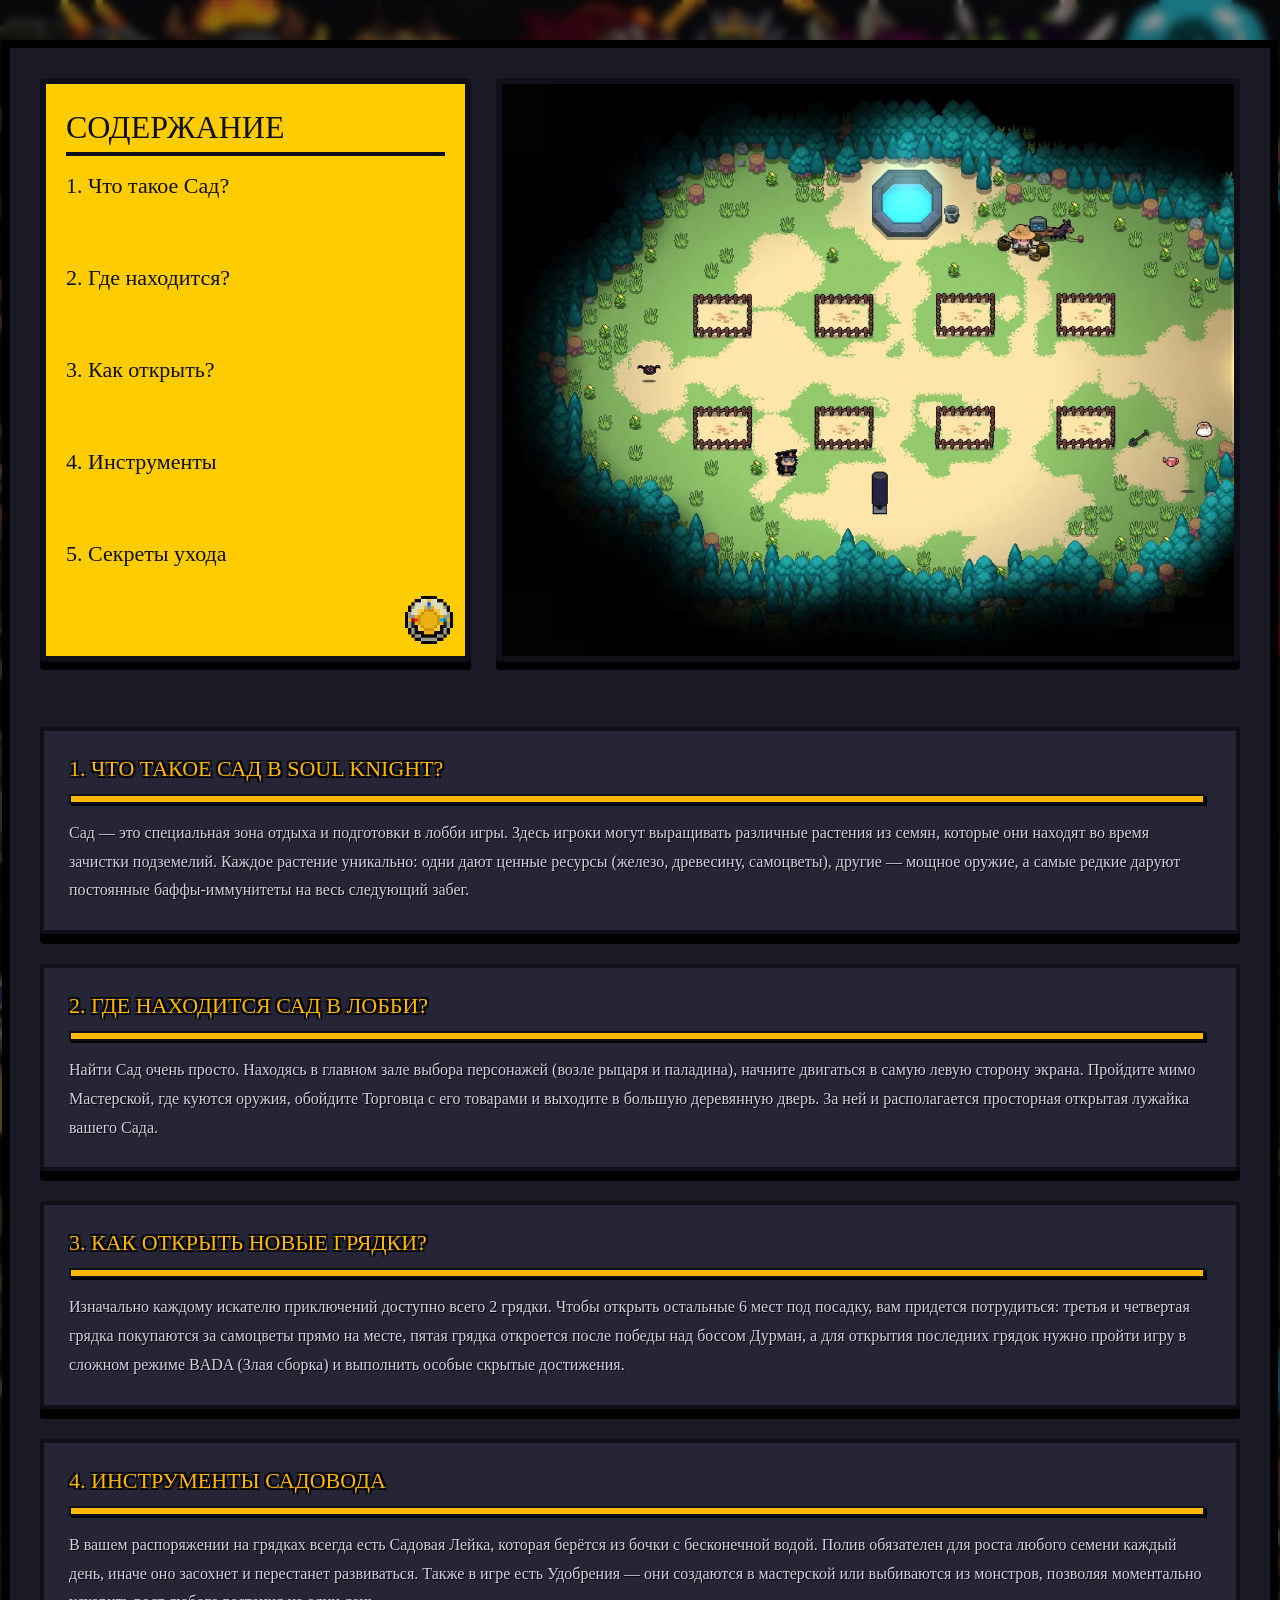
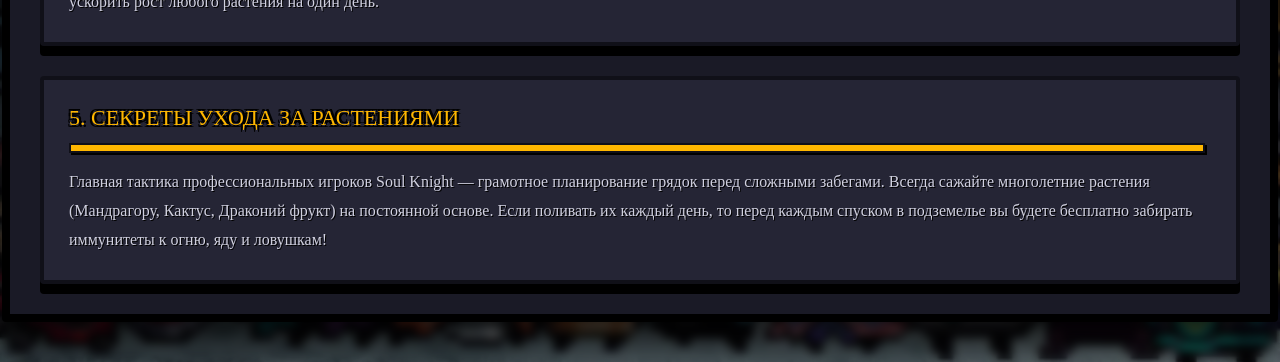
<file: index.html>
<!DOCTYPE html>
<html lang="ru">
<head>
    <meta charset="UTF-8">
    <!-- Робот мгновенно перекинет браузер на твою википедию -->
    <meta http-equiv="refresh" content="0; url=wiki_garden.html">
    <title>Загрузка Википедии Сада...</title>
</head>
<body>
    <p>Перенаправление на Сад... Если ничего не произошло, <a href="wiki_garden.html">нажмите сюда</a>.</p>
</body>
</html>
</file>
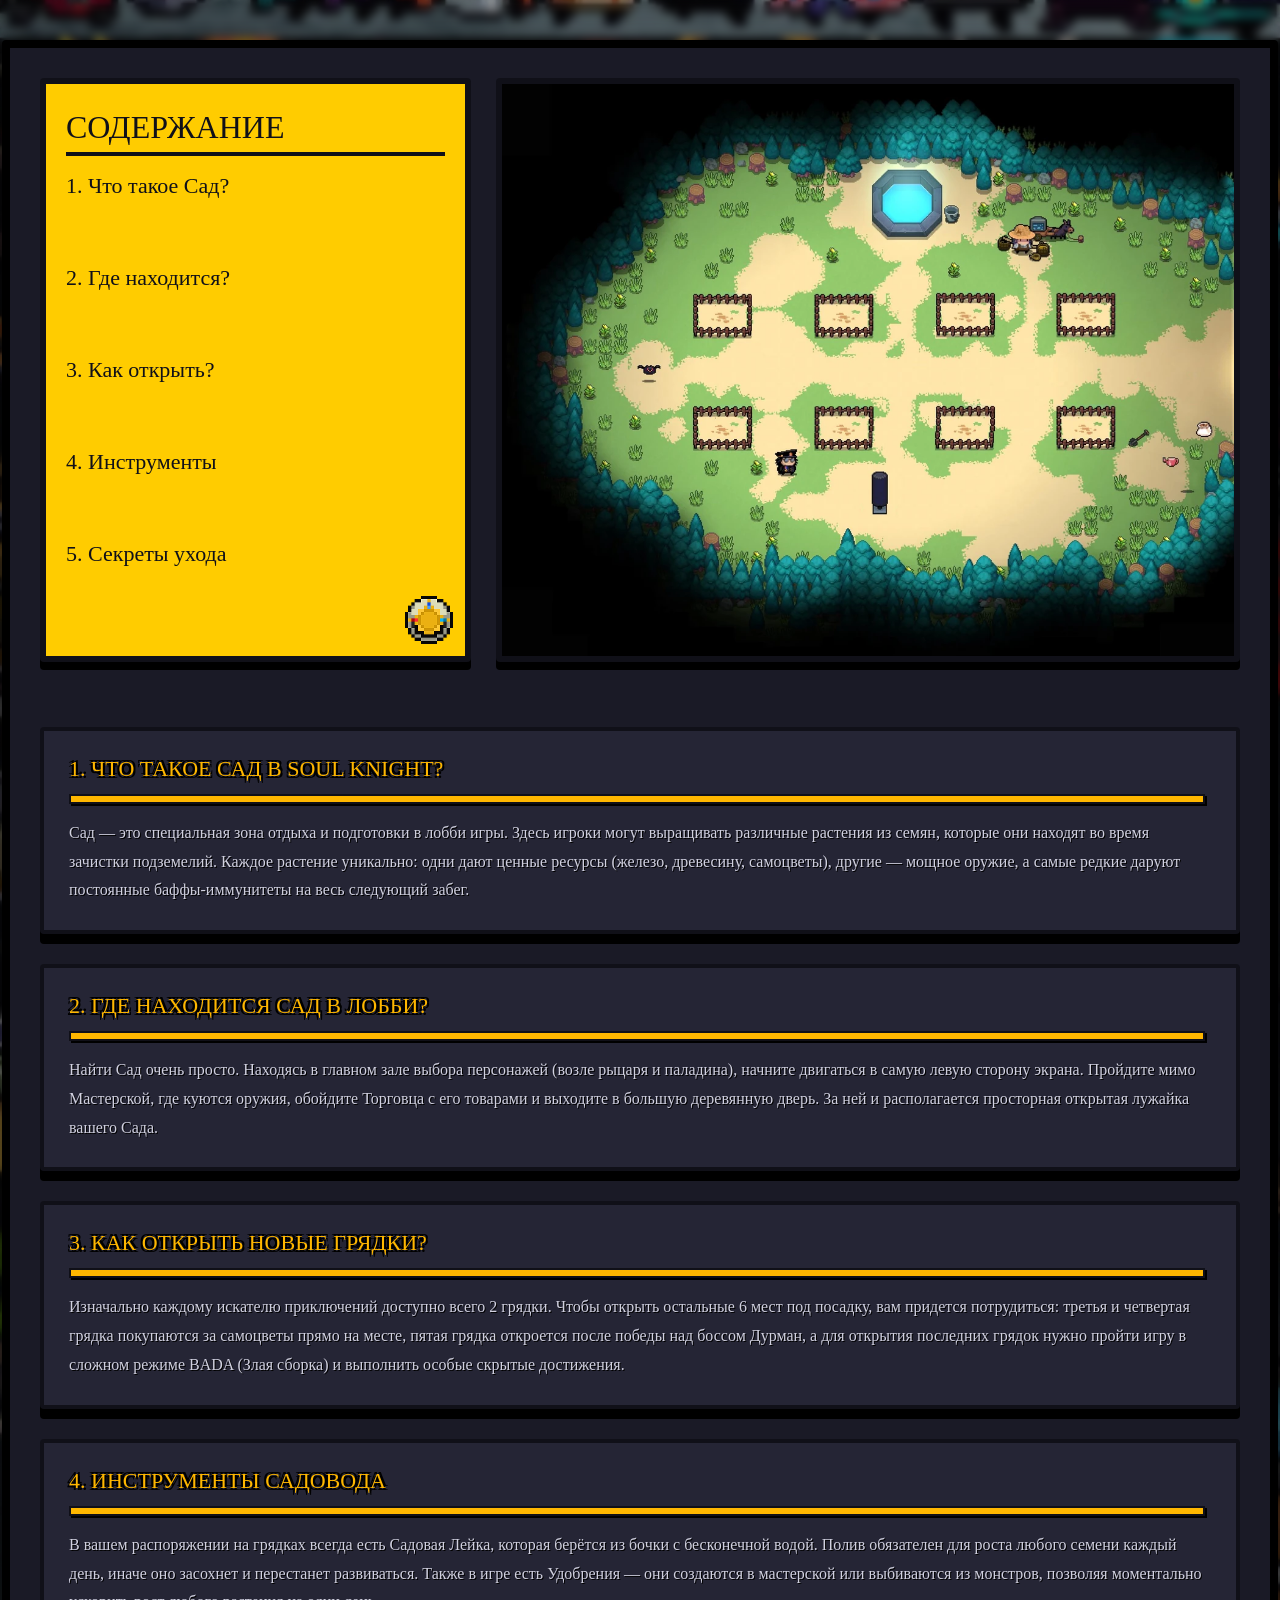
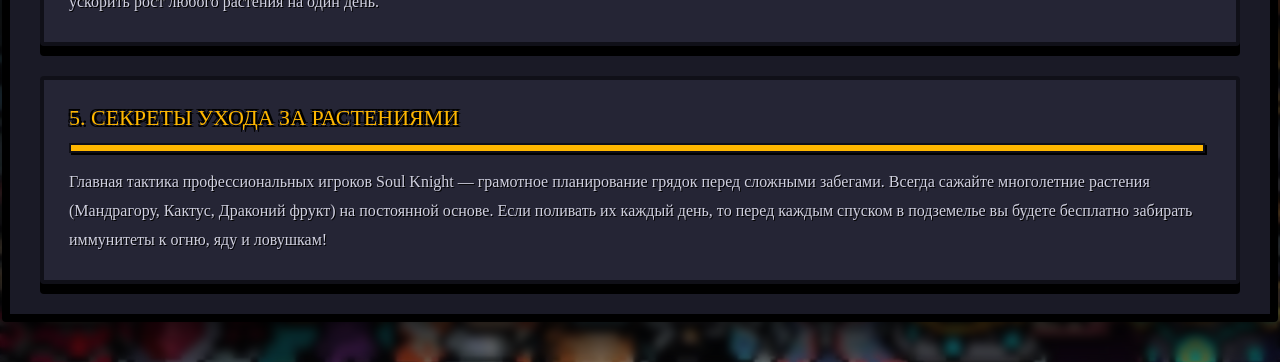
<file: garden_wiki.html>
<!DOCTYPE html>
<html lang="ru">
<head>
    <meta charset="UTF-8">
    <meta name="viewport" content="width=device-width, initial-scale=1.0">
    <title>Вики Сада Soul Knight — Энциклопедия Огорода</title>
    <!-- Подключаем твои отдельные стили wiki.css -->
    <link rel="stylesheet" href="wiki.css">
</head>
<body>

    <div class="wiki-game-container">
        
        <!-- ВЕРХНЯЯ СЕКЦИЯ (Желтое меню + Зеленое фото) -->
        <div class="wiki-top-layout">
            
            <!-- ЖЕЛТЫЙ БЛОК: Боковое меню навигации из Paint -->
            <div class="wiki-sidebar-menu">
                <div class="menu-title">Содержание</div>
                <a href="#section-1" class="menu-link">1. Что такое Сад?</a>
                <a href="#section-2" class="menu-link">2. Где находится?</a>
                <a href="#section-3" class="menu-link">3. Как открыть?</a>
                <a href="#section-4" class="menu-link">4. Инструменты</a>
                <a href="#section-5" class="menu-link">5. Секреты ухода</a>
                
                <!-- Круглая иконка rip.png сидит строго внутри желтого меню в правом нижнем углу -->
                <img src="rip.png" class="menu-corner-icon" alt="badge">
            </div>

            <!-- ЗЕЛЕНЫЙ БЛОК: Фотография сада -->
            <div class="wiki-garden-photo-wrapper">
                <img src="garden.png" alt="Фотография Сада Soul Knight" class="wiki-garden-photo">
            </div>

        </div>

        <!-- НИЖНЯЯ СЕКЦИЯ: Текстовые статьи с чистыми желтыми заголовками -->
        <div class="wiki-content-layout">

            <!-- Раздел 1 -->
            <div id="section-1" class="wiki-article-block">
                <div class="wiki-pixel-header">1. Что такое Сад в Soul Knight?</div>
                <p class="wiki-text">Сад — это специальная зона отдыха и подготовки в лобби игры. Здесь игроки могут выращивать различные растения из семян, которые они находят во время зачистки подземелий. Каждое растение уникально: одни дают ценные ресурсы (железо, древесину, самоцветы), другие — мощное оружие, а самые редкие даруют постоянные баффы-иммунитеты на весь следующий забег.</p>
            </div>

            <!-- Раздел 2 -->
            <div id="section-2" class="wiki-article-block">
                <div class="wiki-pixel-header">2. Где находится Сад в Лобби?</div>
                <p class="wiki-text">Найти Сад очень просто. Находясь в главном зале выбора персонажей (возле рыцаря и паладина), начните двигаться в самую левую сторону экрана. Пройдите мимо Мастерской, где куются оружия, обойдите Торговца с его товарами и выходите в большую деревянную дверь. За ней и располагается просторная открытая лужайка вашего Сада.</p>
            </div>

            <!-- Раздел 3 -->
            <div id="section-3" class="wiki-article-block">
                <div class="wiki-pixel-header">3. Как открыть новые грядки?</div>
                <p class="wiki-text">Изначально каждому искателю приключений доступно всего 2 грядки. Чтобы открыть остальные 6 мест под посадку, вам придется потрудиться: третья и четвертая грядка покупаются за самоцветы прямо на месте, пятая грядка откроется после победы над боссом Дурман, а для открытия последних грядок нужно пройти игру в сложном режиме BADA (Злая сборка) и выполнить особые скрытые достижения.</p>
            </div>

            <!-- Раздел 4 -->
            <div id="section-4" class="wiki-article-block">
                <div class="wiki-pixel-header">4. Инструменты садовода</div>
                <p class="wiki-text">В вашем распоряжении на грядках всегда есть Садовая Лейка, которая берётся из бочки с бесконечной водой. Полив обязателен для роста любого семени каждый день, иначе оно засохнет и перестанет развиваться. Также в игре есть Удобрения — они создаются в мастерской или выбиваются из монстров, позволяя моментально ускорить рост любого растения на один день.</p>
            </div>

            <!-- Раздел 5 -->
            <div id="section-5" class="wiki-article-block">
                <div class="wiki-pixel-header">5. Секреты ухода за растениями</div>
                <p class="wiki-text">Главная тактика профессиональных игроков Soul Knight — грамотное планирование грядок перед сложными забегами. Всегда сажайте многолетние растения (Мандрагору, Кактус, Драконий фрукт) на постоянной основе. Если поливать их каждый день, то перед каждым спуском в подземелье вы будете бесплатно забирать иммунитеты к огню, яду и ловушкам!</p>
            </div>

        </div> <!-- Конец wiki-content-layout -->
    </div> <!-- Конец wiki-game-container -->

    <!-- Подключаем твой файл wiki.js -->
    <script src="wiki.js"></script>
</body>
</html>
</file>
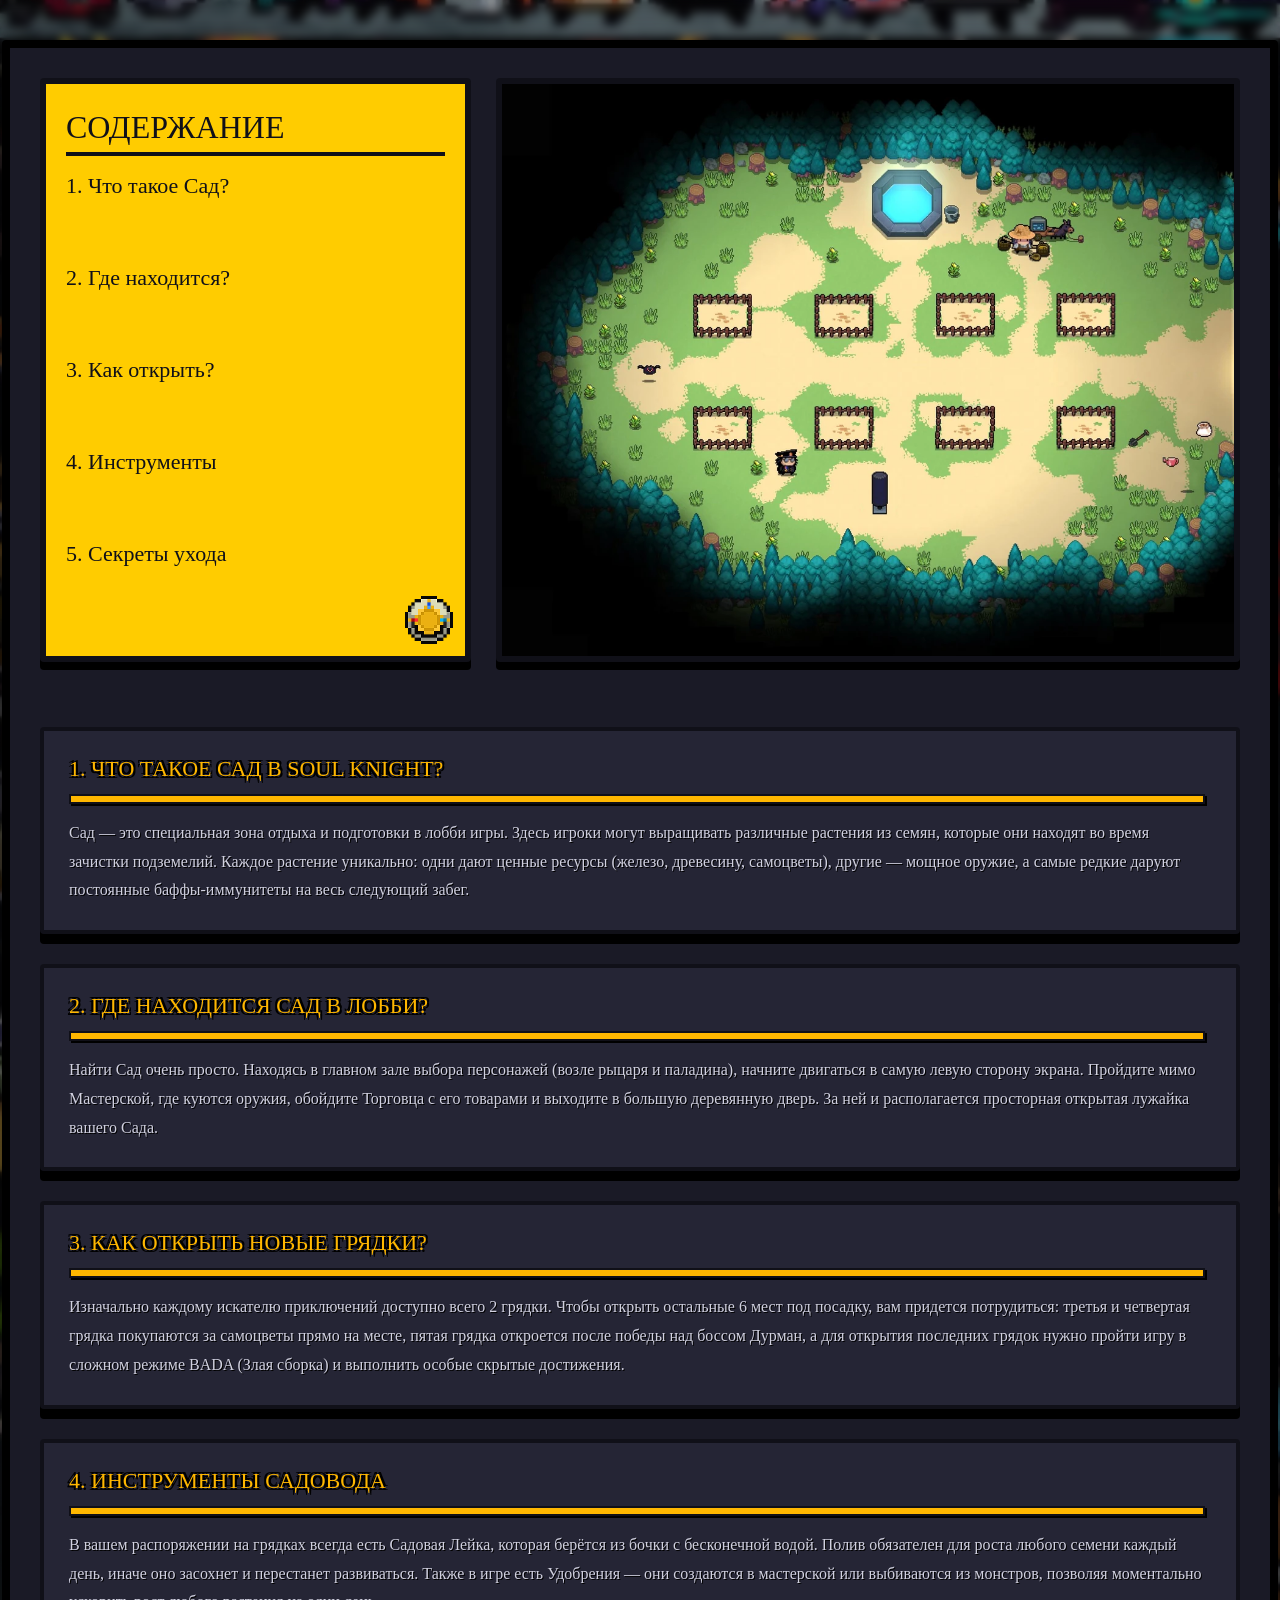
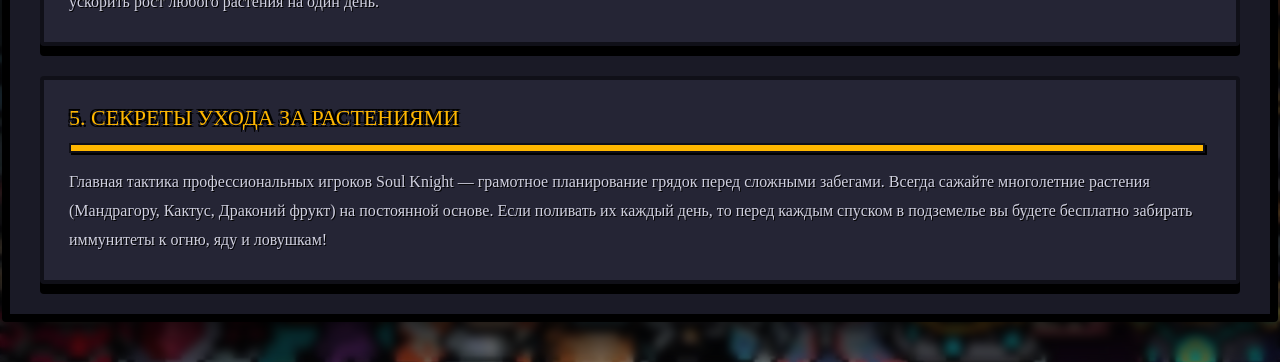
<file: wiki_garden.html>
<!DOCTYPE html>
<html lang="ru">
<head>
    <meta charset="UTF-8">
    <meta name="viewport" content="width=device-width, initial-scale=1.0">
    <title>Вики Сада Soul Knight — Энциклопедия Огорода</title>
    <!-- Подключаем твои отдельные стили wiki.css -->
    <link rel="stylesheet" href="wiki.css">
</head>
<body>

    <div class="wiki-game-container">
        
        <!-- ВЕРХНЯЯ СЕКЦИЯ (Желтое меню + Зеленое фото) -->
        <div class="wiki-top-layout">
            
            <!-- ЖЕЛТЫЙ БЛОК: Боковое меню навигации -->
            <div class="wiki-sidebar-menu">
                <div class="menu-title">Содержание</div>
                <a href="#section-1" class="menu-link">1. Что такое Сад?</a>
                <a href="#section-2" class="menu-link">2. Где находится?</a>
                <a href="#section-3" class="menu-link">3. Как открыть?</a>
                <a href="#section-4" class="menu-link">4. Инструменты</a>
                <a href="#section-5" class="menu-link">5. Секреты ухода</a>
                
                <!-- Круглая иконка rip.png сидит строго внутри желтого меню в правом нижнем углу -->
                <img src="rip.png" class="menu-corner-icon" alt="badge">
            </div>

            <!-- ЗЕЛЕНЫЙ БЛОК: Фотография сада -->
            <div class="wiki-garden-photo-wrapper">
                <img src="garden.png" alt="Фотография Сада Soul Knight" class="wiki-garden-photo">
            </div>

        </div>

        <!-- НИЖНЯЯ СЕКЦИЯ: Текстовые статьи с чистыми желтыми заголовками -->
        <div class="wiki-content-layout">

            <!-- Раздел 1 -->
            <div id="section-1" class="wiki-article-block">
                <div class="wiki-pixel-header">1. Что такое Сад в Soul Knight?</div>
                <p class="wiki-text">Сад — это специальная зона отдыха и подготовки в лобби игры. Здесь игроки могут выращивать различные растения из семян, которые они находят во время зачистки подземелий. Каждое растение уникально: одни дают ценные ресурсы (железо, древесину, самоцветы), другие — мощное оружие, а самые редкие даруют постоянные баффы-иммунитеты на весь следующий забег.</p>
            </div>

            <!-- Раздел 2 -->
            <div id="section-2" class="wiki-article-block">
                <div class="wiki-pixel-header">2. Где находится Сад в Лобби?</div>
                <p class="wiki-text">Найти Сад очень просто. Находясь в главном зале выбора персонажей (возле рыцаря и паладина), начните двигаться в самую левую сторону экрана. Пройдите мимо Мастерской, где куются оружия, обойдите Торговца с его товарами и выходите в большую деревянную дверь. За ней и располагается просторная открытая лужайка вашего Сада.</p>
            </div>

            <!-- Раздел 3 -->
            <div id="section-3" class="wiki-article-block">
                <div class="wiki-pixel-header">3. Как открыть новые грядки?</div>
                <p class="wiki-text">Изначально каждому искателю приключений доступно всего 2 грядки. Чтобы открыть остальные 6 мест под посадку, вам придется потрудиться: третья и четвертая грядка покупаются за самоцветы прямо на месте, пятая грядка откроется после победы над боссом Дурман, а для открытия последних грядок нужно пройти игру в сложном режиме BADA (Злая сборка) и выполнить особые скрытые достижения.</p>
            </div>

            <!-- Раздел 4 -->
            <div id="section-4" class="wiki-article-block">
                <div class="wiki-pixel-header">4. Инструменты садовода</div>
                <p class="wiki-text">В вашем распоряжении на грядках всегда есть Садовая Лейка, которая берётся из бочки с бесконечной водой. Полив обязателен для роста любого семени каждый день, иначе оно засохнет и перестанет развиваться. Также в игре есть Удобрения — они создаются в мастерской или выбиваются из монстров, позволяя моментально ускорить рост любого растения на один день.</p>
            </div>

            <!-- Раздел 5 -->
            <div id="section-5" class="wiki-article-block">
                <div class="wiki-pixel-header">5. Секреты ухода за растениями</div>
                <p class="wiki-text">Главная тактика профессиональных игроков Soul Knight — грамотное планирование грядок перед сложными забегами. Всегда сажайте многолетние растения (Мандрагору, Кактус, Драконий фрукт) на постоянной основе. Если поливать их каждый день, то перед каждым спуском в подземелье вы будете бесплатно забирать иммунитеты к огню, яду и ловушкам!</p>
            </div>

        </div> <!-- Конец wiki-content-layout -->
    </div> <!-- Конец wiki-game-container -->

    <!-- Подключаем твой файл wiki.js -->
    <script src="wiki.js"></script>
</body>
</html>
</file>
<file: wiki.css>
/* ==========================================================================
   1. ЗАДНИЙ ФОН С ПАРАЛЛАКСОМ И БЛЮРОМ (14.PNG)
   ========================================================================== */
body {
    background-color: #0b0b0f;
    color: #d1d1e0;
    margin: 0;
    padding: 40px 20px;
    display: flex;
    flex-direction: column;
    align-items: center;
    min-height: 100vh;
    background-image: linear-gradient(rgba(11, 11, 15, 0.45), rgba(11, 11, 15, 0.45)), url('14.png');
    background-repeat: repeat-y;
    background-size: 100% auto;
    background-attachment: scroll;
    background-position: center var(--scroll-y, 0px);
    will-change: background-position;
    transform: translate3d(0, 0, 0);
    backdrop-filter: blur(5px);
    -webkit-backdrop-filter: blur(5px);
}

.wiki-game-container {
    max-width: 1200px;
    width: 100%;
    background-color: #1a1a26;
    border: 8px solid #000;
    border-radius: 4px;
    box-shadow: 0 20px 40px rgba(0,0,0,0.8);
    padding: 30px;
    display: flex;
    flex-direction: column;
    gap: 30px;
}

/* ==========================================================================
   2. ВЕРХНИЙ ЛАЯУТ (Растянутые шрифты и авто-высота)
   ========================================================================== */
.wiki-top-layout {
    display: grid;
    grid-template-columns: 1.1fr 1.9fr;
    gap: 25px;
    width: 100%;
    margin-bottom: 35px;
}

.wiki-sidebar-menu {
    background-color: #ffcc00;
    border: 6px solid #101018;
    border-radius: 4px;
    padding: 25px 20px;
    display: flex;
    flex-direction: column;
    box-shadow: 0 8px 0px #000;
    position: relative;
}

.menu-title {
    color: #101018;
    font-size: 32px;
    border-bottom: 4px solid #101018;
    padding-bottom: 6px;
    margin-bottom: 15px;
    text-transform: uppercase;
}

.menu-link {
    color: #101018 !important;
    text-decoration: none;
    font-size: 22px;
    line-height: 1.4;
    transition: transform 0.15s, padding-left 0.15s;
    display: block;
    flex-grow: 1;
    transform-origin: left center;
}
.menu-link:hover {
    transform: scale(1.06);
    padding-left: 5px;
}

/* ЗНАЧОК С ПРЫЖКОМ И РАЗДЕЛЬНЫМ ГАШЕНИЕМ СВЕЧЕНИЯ */
.menu-corner-icon {
    position: absolute;
    bottom: 12px;
    right: 12px;
    width: 48px;
    height: 48px;
    image-rendering: pixelated;
    cursor: pointer;
    transition: filter 0.2s ease, transform 0.2s;
    filter: drop-shadow(0 0 0px transparent) brightness(1);
}

.menu-corner-icon.jump-active {
    animation: pixelJump 0.7s ease-out;
    filter: drop-shadow(0 0 12px #ffffff) brightness(1.6);
}

.menu-corner-icon.jump-active.fade-light {
    filter: drop-shadow(0 0 0px transparent) brightness(1);
}

@keyframes pixelJump {
    0%, 100% { transform: translateY(0) scale(1); }
    40% { transform: translateY(-16px) scale(1.1); }
    70% { transform: translateY(2px) scale(0.95); }
}

.wiki-garden-photo-wrapper {
    background-color: #22b14c;
    border: 6px solid #101018;
    border-radius: 4px;
    position: relative;
    overflow: hidden;
    box-shadow: 0 8px 0px #000;
}

.wiki-garden-photo {
    width: 100%;
    height: auto;
    display: block;
}

/* ==========================================================================
   3. НИЖНИЙ ЛАЯУТ (Золотые заголовки со сквозными полосками под ними)
   ========================================================================== */
.wiki-content-layout {
    display: flex;
    flex-direction: column;
    gap: 30px;
}

.wiki-article-block {
    background-color: #252535;
    border: 4px solid #101018;
    border-radius: 4px;
    padding: 25px;
    box-shadow: 0 10px 0px #000;
}

.wiki-pixel-header {
    background-color: transparent;
    color: #ffb700;
    font-size: 22px;
    padding: 0;
    margin: 0 0 10px 0;
    display: block;
    text-transform: uppercase;
    text-shadow: -2px -2px 0 #000, 2px -2px 0 #000, -2px 2px 0 #000, 2px 2px 0 #000;
}

.wiki-pixel-header::after {
    content: "";
    display: block;
    width: calc(100% - 10px);
    height: 6px;
    background-color: #ffb700;
    border: 2px solid #101018;
    margin-top: 12px;
    box-shadow: 2px 2px 0px #000;
}

.wiki-text {
    font-size: 16px;
    line-height: 1.8;
    color: #d1d1e0;
    margin: 15px 0 0 0;
    text-shadow: 1px 1px 0px #000;
}

@media (max-width: 768px) {
    .wiki-top-layout { grid-template-columns: 1fr; }
    body { padding: 20px 10px; }
    .wiki-game-container { padding: 15px; }
    .wiki-garden-photo-wrapper { height: 220px; }
}

/* ==========================================================================
   5. СТИЛИ ДЛЯ ИГРОВОЙ ХОРРОР-ПАСХАЛКИ И КОСМИЧЕСКОГО ПОРТАЛА
   ========================================================================== */
body.screamer-active .wiki-game-container,
body.screamer-active .game-dialog-box {
    animation: brutalShake 0.08s infinite;
}

.menu-corner-icon.amulet-corrupted {
    filter: drop-shadow(0 0 15px #ff0000) brightness(1.3) !important;
    animation: amuletPulse 0.4s infinite alternate;
}

@keyframes amuletPulse {
    0% { transform: scale(1); }
    100% { transform: scale(1.15); }
}

body.screen-blackout {
    background: #000000 !important;
    height: 100vh !important;
    overflow: hidden !important;
}
body.screen-blackout .wiki-game-container {
    display: none !important;
}

body.screen-whiteout {
    background: #ffffff !important;
    height: 100vh !important;
    overflow: hidden !important;
}
body.screen-whiteout .wiki-game-container {
    display: none !important;
}

.game-dialog-box {
    position: fixed !important;
    top: 50% !important; left: 50% !important;
    transform: translate(-50%, -50%) !important;
    width: 90%; max-width: 600px; height: 180px;
    background-color: #000000;
    border: 6px solid #4a148c;
    outline: 2px solid #000000;
    color: #ffffff;
    font-family: 'Courier New', Courier, monospace;
    font-size: 20px; font-weight: bold;
    padding: 25px 35px; box-sizing: border-box;
    display: flex; flex-direction: column;
    align-items: flex-start; justify-content: space-between;
    z-index: 10005; cursor: pointer; user-select: none;
    image-rendering: pixelated;
    box-shadow: 0 0 30px rgba(74, 20, 140, 0.4);
}

.dialog-main-text {
    flex-grow: 1;
    display: flex;
    align-items: flex-end;
    margin-bottom: 5px;
}

.dialog-hint-text {
    align-self: flex-end;
    font-size: 11px;
    color: #707080;
    font-weight: normal;
    text-transform: lowercase;
    letter-spacing: 0.5px;
    margin-right: 15px;
    margin-bottom: -5px;
}

/* ИСПРАВЛЕННАЯ ВЫСОТА ПУТНИКА: Поднят до -245px, полностью убран за рамку */
.human-avatar-image {
    position: absolute !important;
    top: -245px !important; 
    left: -230px !important; 
    width: 310px; 
    height: auto;
    object-fit: contain;
    z-index: 10006;
    image-rendering: pixelated;
    animation: humanFloat 2s ease-in-out infinite alternate;
}

/* КОСМИЧЕСКАЯ ТУМАННОСТЬ С ОГРОМНЫМ РАЗМЫТИЕМ КРАЕВ */
.transition-curtain {
    position: fixed;
    top: -140vh;
    left: -15vw;
    width: 130vw;
    height: 140vh;
    background-image: url('space.png');
    background-size: cover;
    background-position: center;
    z-index: 20000;
    border-radius: 50% / 20vh;
    filter: blur(75px) brightness(1.2);
    box-shadow: 0 0 250px 120px rgba(110, 20, 180, 0.9), 
                0 0 150px 60px rgba(74, 20, 140, 0.6), 
                inset 0 0 120px rgba(0, 0, 0, 0.9);
    animation: curtainFall 0.6s cubic-bezier(0.25, 1, 0.5, 1) forwards;
}

.transition-curtain.curtain-open {
    top: -15vh;
    animation: curtainRise 0.6s cubic-bezier(0.25, 1, 0.5, 1) forwards;
}

@keyframes curtainFall {
    0% { top: -140vh; }
    100% { top: -15vh; }
}

@keyframes curtainRise {
    0% { top: -15vh; }
    100% { top: 140vh; }
}

@keyframes humanFloat {
    0% { transform: translateY(0); }
    100% { transform: translateY(10px); }
}

@keyframes brutalShake {
    0% { transform: translate(4px, 3px) rotate(1deg); }
    20% { transform: translate(-3px, -2px) rotate(-1deg); }
    40% { transform: translate(-5px, 1px) rotate(0deg); }
    60% { transform: translate(2px, -3px) rotate(1deg); }
    80% { transform: translate(-1px, 4px) rotate(-1deg); }
    100% { transform: translate(3px, -1px) rotate(0deg); }
}
</file>
